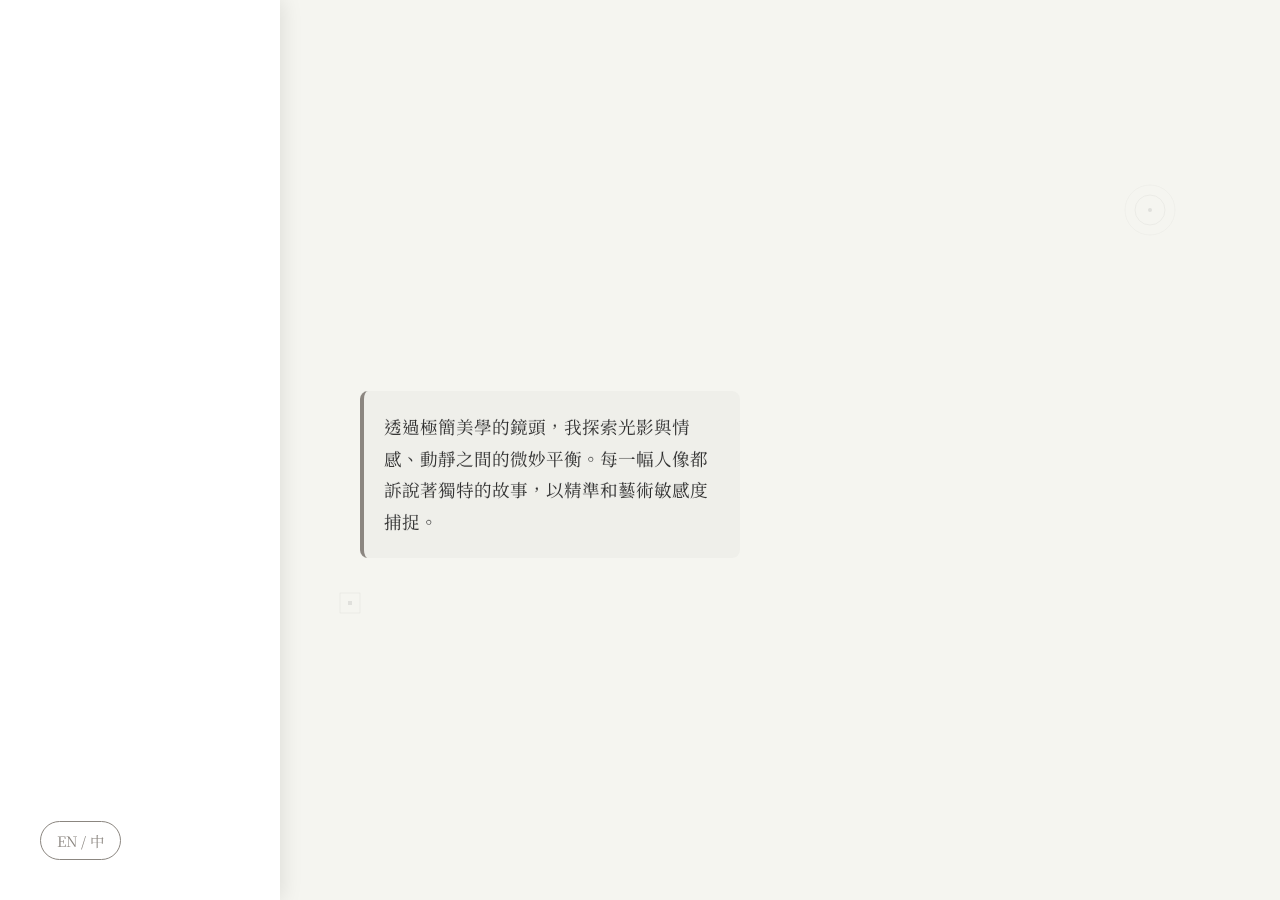
<file: index.html>
<!DOCTYPE html>
<html lang="zh-TW">
<head>
    <meta charset="UTF-8">
    <meta name="viewport" content="width=device-width, initial-scale=1.0">
    <title>UNT Portfolio | 人像攝影作品集</title>
    <link rel="preconnect" href="https://fonts.googleapis.com">
    <link rel="preconnect" href="https://fonts.gstatic.com" crossorigin>
    <link href="https://fonts.googleapis.com/css2?family=Noto+Serif+TC:wght@300;400;500;600&family=Playfair+Display:wght@300;400;500;600&display=swap" rel="stylesheet">
    <link rel="stylesheet" href="assets/css/style.css">
</head>
<body>
    <div class="scroll-indicator"></div>
    
    <button class="menu-toggle" type="button" aria-label="Open menu" aria-controls="sidebar" aria-expanded="false">
        <svg class="icon" viewBox="0 0 24 24" aria-hidden="true" focusable="false">
            <path d="M3 18h18v-2H3v2zm0-5h18v-2H3v2zm0-7v2h18V6H3z"/>
        </svg>
    </button>

    <div class="container">
        <div id="shared-nav"></div>

        <main class="main-content" data-page="index">
            <!-- Floating decorative elements -->
            <div class="floating-element">
                <svg width="60" height="60" viewBox="0 0 60 60" fill="none">
                    <circle cx="30" cy="30" r="2" fill="currentColor"/>
                    <circle cx="30" cy="30" r="15" stroke="currentColor" stroke-width="0.5" fill="none"/>
                    <circle cx="30" cy="30" r="25" stroke="currentColor" stroke-width="0.3" fill="none"/>
                </svg>
            </div>
            <div class="floating-element">
                <svg width="40" height="40" viewBox="0 0 40 40" fill="none">
                    <rect x="18" y="18" width="4" height="4" fill="currentColor"/>
                    <rect x="10" y="10" width="20" height="20" stroke="currentColor" stroke-width="0.5" fill="none"/>
                </svg>
            </div>

            <section id="home" class="hero-section">
                <div class="hero-text">
                    <h1 class="hero-title" data-en="Portrait<br>Photography" data-zh="人像<br>攝影">人像<br>攝影</h1>
                    <p class="hero-subtitle" data-en="Capturing moments, creating memories" data-zh="捕捉瞬間，創造回憶">捕捉瞬間，創造回憶</p>
                    <p class="hero-description" data-en="Through the lens of minimalist aesthetics, I explore the delicate balance between light and shadow, emotion and stillness. Each portrait tells a unique story, captured with precision and artistic sensitivity." data-zh="透過極簡美學的鏡頭，我探索光影與情感、動靜之間的微妙平衡。每一幅人像都訴說著獨特的故事，以精準和藝術敏感度捕捉。">透過極簡美學的鏡頭，我探索光影與情感、動靜之間的微妙平衡。每一幅人像都訴說著獨特的故事，以精準和藝術敏感度捕捉。</p>
                    <a href="gallery.html" class="cta-button" data-en="View Portfolio" data-zh="查看作品集">查看作品集</a>
                </div>
                <div class="hero-image">
                    <div class="image-container">
                        <img src="data:image/svg+xml,%3Csvg xmlns='http://www.w3.org/2000/svg' width='500' height='600' viewBox='0 0 500 600'%3E%3Crect width='500' height='600' fill='%23f5f5f0'/%3E%3Cg transform='translate(50 50)'%3E%3Crect x='0' y='0' width='400' height='500' fill='%23e8e8e0' rx='20'/%3E%3Ccircle cx='200' cy='150' r='60' fill='%23d0d0c8'/%3E%3Crect x='140' y='220' width='120' height='200' fill='%23d8d8d0' rx='10'/%3E%3Ctext x='200' y='480' text-anchor='middle' font-family='serif' font-size='16' fill='%23666'%3EPortrait Study%3C/text%3E%3C/g%3E%3C/svg%3E" alt="Portrait Photography" class="hero-img">
                        <div class="image-overlay">
                            <p data-en="Featured Work" data-zh="精選作品">精選作品</p>
                        </div>
                    </div>
                </div>
            </section>

            
        </main>
    </div>

    <script type="module" src="assets/js/script.js"></script>
    <script>

        // Inject shared navigation
        async function loadSharedNav() {
            const mount = document.getElementById('shared-nav');
            if (!mount) return;
            try {
                const res = await fetch('components/nav.html', { cache: 'no-cache' });
                const html = await res.text();
                mount.innerHTML = html;

                // After injection: mark active item based on current page/hash
                const path = location.pathname.split('/').pop() || 'index.html';
                const hash = location.hash || '#home';
                let selector = '';

                if (path === '' || path === 'index.html') {
                    // On index, decide by hash
                    selector = hash === '' ? 'a[href="index.html#home"]' : `a[href="index.html${hash}"]`;
                } else {
                    selector = `a[href="${path}"]`;
                }

                // If no match (e.g., index without hash), fallback to home
                let active = mount.querySelector(selector);
                if (!active && (path === '' || path === 'index.html')) {
                    active = mount.querySelector('a[href="index.html#home"]');
                }
                if (active) active.classList.add('active');
            } catch (e) {
                console.error('Failed to load shared nav:', e);
            }
        }

        loadSharedNav();

        // Reflect aria-expanded on menu toggle when sidebar state changes
        const menuBtn = document.querySelector('.menu-toggle');
        const observer = new MutationObserver(() => {
            const sidebar = document.getElementById('sidebar');
            if (menuBtn && sidebar) {
                menuBtn.setAttribute('aria-expanded', sidebar.classList.contains('open') ? 'true' : 'false');
                menuBtn.setAttribute('aria-label', sidebar.classList.contains('open') ? 'Close menu' : 'Open menu');
            }
        });
        // Observe class changes on body and later on the injected sidebar
        const startObserving = () => {
            const sidebar = document.getElementById('sidebar');
            if (sidebar) observer.observe(sidebar, { attributes: true, attributeFilter: ['class'] });
        };
        // Sidebar may be injected after fetch, so ensure we start observing afterwards
        startObserving();
        // Also re-run after a short delay to catch async injection
        setTimeout(startObserving, 300);
    </script>
</body>
</html>
</file>
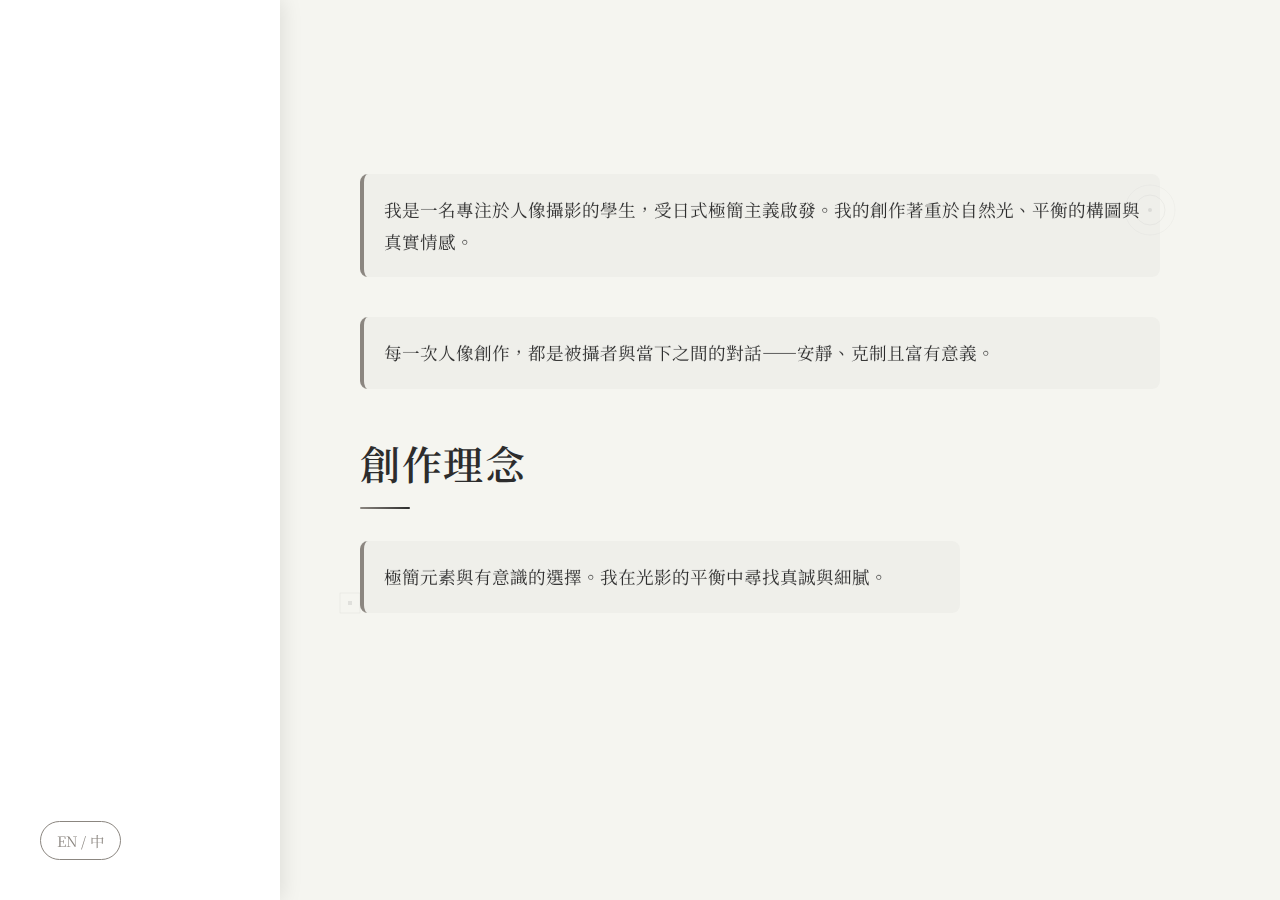
<file: about.html>
<!DOCTYPE html>
<html lang="zh-TW">
<head>
    <meta charset="UTF-8" />
    <meta name="viewport" content="width=device-width, initial-scale=1.0"/>
    <title>UNT Portfolio | 關於</title>
    <link rel="preconnect" href="https://fonts.googleapis.com"/>
    <link rel="preconnect" href="https://fonts.gstatic.com" crossorigin/>
    <link href="https://fonts.googleapis.com/css2?family=Noto+Serif+TC:wght@300;400;500;600&family=Playfair+Display:wght@300;400;500;600&display=swap" rel="stylesheet"/>
    <link rel="stylesheet" href="assets/css/style.css"/>
</head>
<body>
    <div class="scroll-indicator"></div>

    <button class="menu-toggle" type="button" aria-label="Open menu" aria-controls="sidebar" aria-expanded="false">
        <svg class="icon" viewBox="0 0 24 24" aria-hidden="true" focusable="false">
            <path d="M3 18h18v-2H3v2zm0-5h18v-2H3v2zm0-7v2h18V6H3z"/>
        </svg>
    </button>

    <div class="container">
        <div id="shared-nav"></div>

        <main class="main-content" data-page="about">
            <!-- Floating decorative elements -->
            <div class="floating-element">
                <svg width="60" height="60" viewBox="0 0 60 60" fill="none">
                    <circle cx="30" cy="30" r="2" fill="currentColor"/>
                    <circle cx="30" cy="30" r="15" stroke="currentColor" stroke-width="0.5" fill="none"/>
                    <circle cx="30" cy="30" r="25" stroke="currentColor" stroke-width="0.3" fill="none"/>
                </svg>
            </div>
            <div class="floating-element">
                <svg width="40" height="40" viewBox="0 0 40 40" fill="none">
                    <rect x="18" y="18" width="4" height="4" fill="currentColor"/>
                    <rect x="10" y="10" width="20" height="20" stroke="currentColor" stroke-width="0.5" fill="none"/>
                </svg>
            </div>

            <section class="info-section" style="display:block; padding-top:20px;">
                <h1 class="hero-title" data-en="About Me" data-zh="關於我">關於我</h1>
                <div class="section-text">
                    <p class="hero-description" data-en="I am a photography student focusing on portraiture, inspired by Japanese minimalism. My approach emphasizes natural light, balanced composition, and authentic emotion." data-zh="我是一名專注於人像攝影的學生，受日式極簡主義啟發。我的創作著重於自然光、平衡的構圖與真實情感。">我是一名專注於人像攝影的學生，受日式極簡主義啟發。我的創作著重於自然光、平衡的構圖與真實情感。</p>
                    <p class="hero-description" data-en="Every portrait is a dialogue between the subject and the moment—quiet, deliberate, and meaningful." data-zh="每一次人像創作，都是被攝者與當下之間的對話——安靜、克制且富有意義。">每一次人像創作，都是被攝者與當下之間的對話——安靜、克制且富有意義。</p>
                </div>

                <div class="section-text section-text--narrow" style="margin-top:30px;">
                    <h2 class="section-heading" data-en="Philosophy" data-zh="創作理念">創作理念</h2>
                    <p class="hero-description" data-en="Minimal elements, intentional choices. I look for balance in light and shadow to bring out sincerity and subtlety." data-zh="極簡元素與有意識的選擇。我在光影的平衡中尋找真誠與細膩。">極簡元素與有意識的選擇。我在光影的平衡中尋找真誠與細膩。</p>
                </div>
            </section>
        </main>
    </div>

    <script type="module" src="assets/js/script.js"></script>
    <script>

        // Inject shared navigation
        async function loadSharedNav() {
            const mount = document.getElementById('shared-nav');
            if (!mount) return;
            try {
                const res = await fetch('components/nav.html', { cache: 'no-cache' });
                const html = await res.text();
                mount.innerHTML = html;

                // Mark active link for this page
                const active = mount.querySelector('a[href="about.html"]');
                if (active) active.classList.add('active');
            } catch (e) {
                console.error('Failed to load shared nav:', e);
            }
        }

        loadSharedNav();

        // Reflect aria-expanded on menu toggle when sidebar state changes
        const menuBtn = document.querySelector('.menu-toggle');
        const observer = new MutationObserver(() => {
            const sidebar = document.getElementById('sidebar');
            if (menuBtn && sidebar) {
                menuBtn.setAttribute('aria-expanded', sidebar.classList.contains('open') ? 'true' : 'false');
                menuBtn.setAttribute('aria-label', sidebar.classList.contains('open') ? 'Close menu' : 'Open menu');
            }
        });
        const startObserving = () => {
            const sidebar = document.getElementById('sidebar');
            if (sidebar) observer.observe(sidebar, { attributes: true, attributeFilter: ['class'] });
        };
        startObserving();
        setTimeout(startObserving, 300);
    </script>
</body>
</html>
</file>
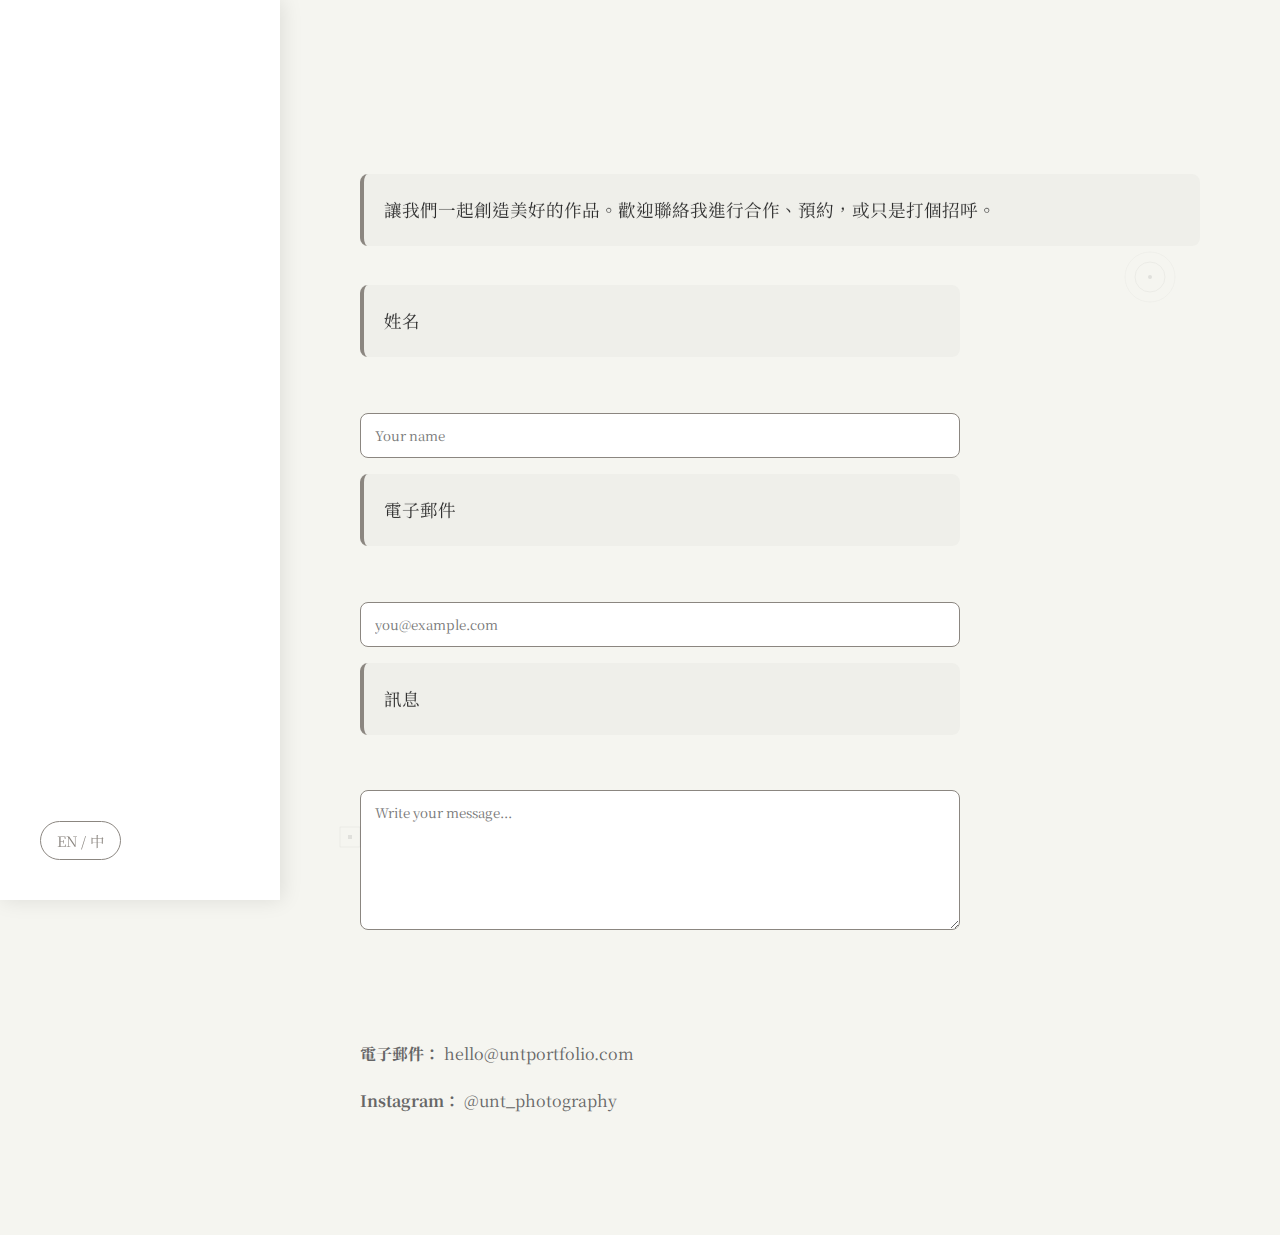
<file: contact.html>
<!DOCTYPE html>
<html lang="zh-TW">
<head>
    <meta charset="UTF-8" />
    <meta name="viewport" content="width=device-width, initial-scale=1.0"/>
    <title>UNT Portfolio | 聯絡</title>
    <link rel="preconnect" href="https://fonts.googleapis.com"/>
    <link rel="preconnect" href="https://fonts.gstatic.com" crossorigin/>
    <link href="https://fonts.googleapis.com/css2?family=Noto+Serif+TC:wght@300;400;500;600&family=Playfair+Display:wght@300;400;500;600&display=swap" rel="stylesheet"/>
    <link rel="stylesheet" href="assets/css/style.css"/>
</head>
<body>
    <div class="scroll-indicator"></div>

    <button class="menu-toggle" type="button" aria-label="Open menu" aria-controls="sidebar" aria-expanded="false">
        <svg class="icon" viewBox="0 0 24 24" aria-hidden="true" focusable="false">
            <path d="M3 18h18v-2H3v2zm0-5h18v-2H3v2zm0-7v2h18V6H3z"/>
        </svg>
    </button>

    <div class="container">
        <div id="shared-nav"></div>

        <main class="main-content" data-page="contact">
            <!-- Floating decorative elements -->
            <div class="floating-element">
                <svg width="60" height="60" viewBox="0 0 60 60" fill="none">
                    <circle cx="30" cy="30" r="2" fill="currentColor"/>
                    <circle cx="30" cy="30" r="15" stroke="currentColor" stroke-width="0.5" fill="none"/>
                    <circle cx="30" cy="30" r="25" stroke="currentColor" stroke-width="0.3" fill="none"/>
                </svg>
            </div>
            <div class="floating-element">
                <svg width="40" height="40" viewBox="0 0 40 40" fill="none">
                    <rect x="18" y="18" width="4" height="4" fill="currentColor"/>
                    <rect x="10" y="10" width="20" height="20" stroke="currentColor" stroke-width="0.5" fill="none"/>
                </svg>
            </div>

            <section class="info-section" style="display:block; padding-top:20px;">
                <h1 class="hero-title" data-en="Contact" data-zh="聯絡方式">聯絡方式</h1>
                <p class="hero-description" data-en="Let's create something beautiful together. Reach out for collaborations, bookings, or just to say hello." data-zh="讓我們一起創造美好的作品。歡迎聯絡我進行合作、預約，或只是打個招呼。">讓我們一起創造美好的作品。歡迎聯絡我進行合作、預約，或只是打個招呼。</p>

                <div class="section-text section-text--narrow" style="margin-top:30px;">
                    <form id="contact-form" style="display:grid; gap:16px;">
                        <label class="hero-description" for="name" data-en="Name" data-zh="姓名">姓名</label>
                        <input id="name" name="name" type="text" placeholder="Your name" style="padding:12px 14px; border:1px solid var(--accent-color); border-radius:8px; background:#fff; font-family:inherit;"/>

                        <label class="hero-description" for="email" data-en="Email" data-zh="電子郵件">電子郵件</label>
                        <input id="email" name="email" type="email" placeholder="you@example.com" style="padding:12px 14px; border:1px solid var(--accent-color); border-radius:8px; background:#fff; font-family:inherit;"/>

                        <label class="hero-description" for="message" data-en="Message" data-zh="訊息">訊息</label>
                        <textarea id="message" name="message" rows="6" placeholder="Write your message..." style="padding:12px 14px; border:1px solid var(--accent-color); border-radius:8px; background:#fff; font-family:inherit; resize:vertical;"></textarea>

                        <button type="submit" class="cta-button" style="width:max-content;" data-en="Send" data-zh="送出">送出</button>
                        <p id="form-status" class="hero-description" style="margin-top:8px; display:none;"></p>
                    </form>

                    <div class="contact-info" style="margin-top:30px;">
                        <p class="contact-detail">
                            <strong data-en="Email:" data-zh="電子郵件：">電子郵件：</strong>
                            <span data-en="hello@untportfolio.com" data-zh="hello@untportfolio.com">hello@untportfolio.com</span>
                        </p>
                        <p class="contact-detail">
                            <strong data-en="Instagram:" data-zh="Instagram：">Instagram：</strong>
                            <span data-en="@unt_photography" data-zh="@unt_photography">@unt_photography</span>
                        </p>
                    </div>
                </div>
            </section>
        </main>
    </div>

    <script type="module" src="assets/js/script.js"></script>
    <script>

        // Inject shared navigation
        async function loadSharedNav() {
            const mount = document.getElementById('shared-nav');
            if (!mount) return;
            try {
                const res = await fetch('components/nav.html', { cache: 'no-cache' });
                const html = await res.text();
                mount.innerHTML = html;

                // Mark active link for this page
                const active = mount.querySelector('a[href="contact.html"]');
                if (active) active.classList.add('active');
            } catch (e) {
                console.error('Failed to load shared nav:', e);
            }
        }

        loadSharedNav();

        // Reflect aria-expanded on menu toggle when sidebar state changes
        const menuBtn = document.querySelector('.menu-toggle');
        const observer = new MutationObserver(() => {
            const sidebar = document.getElementById('sidebar');
            if (menuBtn && sidebar) {
                menuBtn.setAttribute('aria-expanded', sidebar.classList.contains('open') ? 'true' : 'false');
                menuBtn.setAttribute('aria-label', sidebar.classList.contains('open') ? 'Close menu' : 'Open menu');
            }
        });
        const startObserving = () => {
            const sidebar = document.getElementById('sidebar');
            if (sidebar) observer.observe(sidebar, { attributes: true, attributeFilter: ['class'] });
        };
        startObserving();
        setTimeout(startObserving, 300);

        // Lightweight client-side validation and UX only (no backend submission)
        const form = document.getElementById('contact-form');
        const status = document.getElementById('form-status');

        function validateEmail(v){
            return /^[^\s@]+@[^\s@]+\.[^\s@]+$/.test(v);
        }

        if (form) {
            form.addEventListener('submit', (e) => {
                e.preventDefault();
                const name = (document.getElementById('name') || {}).value?.trim();
                const email = (document.getElementById('email') || {}).value?.trim();
                const message = (document.getElementById('message') || {}).value?.trim();

                if (!name || !email || !message) {
                    status.style.display = 'block';
                    status.style.color = '#b00020';
                    status.textContent = document.documentElement.lang === 'en' ? 
                        'Please fill in all fields.' : '請完整填寫所有欄位。';
                    return;
                }

                if (!validateEmail(email)) {
                    status.style.display = 'block';
                    status.style.color = '#b00020';
                    status.textContent = document.documentElement.lang === 'en' ? 
                        'Please enter a valid email.' : '請輸入有效的電子郵件。';
                    return;
                }

                status.style.display = 'block';
                status.style.color = 'green';
                status.textContent = document.documentElement.lang === 'en' ? 
                    'Message prepared. No backend configured.' : '訊息已準備。尚未設定後端寄送功能。';

                form.reset();
            });
        }
    </script>
</body>
</html>
</file>
<file: assets/css/style.css>
* {
    margin: 0;
    padding: 0;
    box-sizing: border-box;
}

:root {
    --primary-color: #2c2c2c;
    --secondary-color: #f5f5f0;
    --accent-color: #8b8680;
    --text-light: #666;
    --white: #ffffff;
    --shadow: rgba(0, 0, 0, 0.1);

    /* Motion system */
    --ease-standard: cubic-bezier(0.22, 1, 0.36, 1); /* out-expo-like */
    --ease-emphasized: cubic-bezier(0.16, 1, 0.3, 1);
    --ease-decelerate: cubic-bezier(0, 0, 0.2, 1);
    --ease-accelerate: cubic-bezier(0.4, 0, 1, 1);
    --duration-quick: 180ms;
    --duration-standard: 320ms;
    --duration-slow: 560ms;

    /* Responsive container widths */
    --container-max: 1200px;
    --container-pad: 24px;

    /* Type scale (mobile-first) */
    --fs-hero: clamp(1.75rem, 6vw, 3.5rem);
    --fs-h2: clamp(1.5rem, 4.5vw, 2.5rem);
    --fs-body: clamp(0.95rem, 2.6vw, 1rem);
}

body {
    font-family: 'Noto Serif TC', 'Playfair Display', serif;
    background-color: var(--secondary-color);
    color: var(--primary-color);
    overflow-x: hidden;
    line-height: 1.7;
    -webkit-text-size-adjust: 100%;
    text-rendering: optimizeLegibility;
}

.container {
    display: flex;
    min-height: 100vh;
    width: 100%;
}

/* Sidebar Navigation */
.sidebar {
    width: 280px;
    background-color: var(--white);
    padding: 60px 40px;
    position: sticky; /* keep it anchored instead of floating over content on desktop */
    top: 0;
    align-self: flex-start;
    height: 100vh;
    box-shadow: 2px 0 20px var(--shadow);
    z-index: 1; /* lower than overlays to avoid odd stacking over content */
    will-change: transform;
    transition: transform var(--duration-standard) var(--ease-emphasized);
}

.logo {
    font-size: 2.5rem;
    font-weight: 300;
    letter-spacing: 8px;
    margin-bottom: 80px;
    color: var(--primary-color);
    opacity: 0;
    animation: fadeInUp 700ms var(--ease-decelerate) 0.2s forwards;
}

.nav-menu {
    list-style: none;
}

.nav-item {
    margin-bottom: 40px;
    opacity: 0;
    animation: fadeInLeft 700ms var(--ease-decelerate) forwards;
}

.nav-item:nth-child(1) {
    animation-delay: 0.4s;
}

.nav-item:nth-child(2) {
    animation-delay: 0.6s;
}

.nav-item:nth-child(3) {
    animation-delay: 0.8s;
}

.nav-item:nth-child(4) {
    animation-delay: 1s;
}

.nav-link {
    text-decoration: none;
    color: var(--text-light);
    font-size: 1.1rem;
    font-weight: 400;
    position: relative;
    display: block;
    padding: 10px 0;
    will-change: transform, color;
    transition: color var(--duration-quick) var(--ease-standard), transform var(--duration-quick) var(--ease-standard);
}

.nav-link:hover,
.nav-link.active {
    color: var(--primary-color);
    transform: translateX(10px);
}

.nav-link::after {
    content: '';
    position: absolute;
    bottom: 5px;
    left: 0;
    width: 0;
    height: 1px;
    background-color: var(--primary-color);
    transition: width 0.3s ease;
}

.nav-link:hover::after,
.nav-link.active::after {
    width: 30px;
}

.language-toggle {
    position: absolute;
    bottom: 40px;
    left: 40px;
    background: none;
    border: 1px solid var(--accent-color);
    padding: 8px 16px;
    border-radius: 20px;
    cursor: pointer;
    font-family: inherit;
    font-size: 0.9rem;
    color: var(--accent-color);
    transition: all 0.3s ease;
}

.language-toggle:hover {
    background-color: var(--accent-color);
    color: var(--white);
}

/* Main Content */
.main-content {
    flex: 1;
    padding: 60px 80px;
    position: relative;
}

@media (max-width: 1200px) {
    .main-content {
        padding: 48px 48px;
    }
}

.hero-section {
    display: flex;
    align-items: center;
    justify-content: center;
    min-height: 80vh;
    gap: 80px;
}

.hero-text {
    flex: 1;
    max-width: 400px;
}

.hero-title {
    font-size: var(--fs-hero);
    font-weight: 600;
    line-height: 1.1;
    margin-bottom: 32px;
    letter-spacing: 1px;
    opacity: 0;
    animation: fadeInUp 1s ease 1.2s forwards;
    background: linear-gradient(135deg, var(--primary-color) 0%, var(--accent-color) 100%);
    -webkit-background-clip: text;
    -webkit-text-fill-color: transparent;
    background-clip: text;
    position: relative;
    text-transform: uppercase;
}

.hero-title::after {
    content: '';
    position: absolute;
    bottom: -8px;
    left: 0;
    width: 60px;
    height: 3px;
    background: linear-gradient(90deg, var(--accent-color), var(--primary-color));
    border-radius: 2px;
}

.hero-subtitle {
    font-size: 1.2rem;
    color: var(--primary-color);
    margin-bottom: 32px;
    opacity: 0;
    animation: fadeInUp 800ms var(--ease-decelerate) 1.4s forwards;
    font-weight: 500;
    letter-spacing: 0.5px;
    position: relative;
    padding-left: 20px;
}

.hero-subtitle::before {
    content: '';
    position: absolute;
    left: 0;
    top: 50%;
    transform: translateY(-50%);
    width: 12px;
    height: 12px;
    background: var(--accent-color);
    border-radius: 50%;
}

.hero-description {
    font-size: 1.1rem;
    line-height: 1.8;
    color: var(--primary-color);
    margin-bottom: 40px;
    opacity: 0;
    animation: fadeInUp 800ms var(--ease-decelerate) 1.6s forwards;
    font-weight: 400;
    border-left: 3px solid var(--accent-color);
    padding-left: 20px;
    background: rgba(139, 134, 128, 0.05);
    padding: 20px;
    border-radius: 8px;
    border-left: 4px solid var(--accent-color);
}

.cta-button {
    display: inline-block;
    padding: 18px 45px;
    background: linear-gradient(135deg, var(--accent-color) 0%, var(--primary-color) 100%);
    color: var(--white);
    text-decoration: none;
    border-radius: 35px;
    font-weight: 600;
    font-size: 1.05rem;
    letter-spacing: 0.5px;
    text-transform: uppercase;
    opacity: 0;
    animation: fadeInUp 800ms var(--ease-decelerate) 1.8s forwards;
    position: relative;
    overflow: hidden;
    will-change: transform, background, box-shadow;
    transition: transform var(--duration-quick) var(--ease-emphasized), background var(--duration-quick) var(--ease-standard), box-shadow var(--duration-quick) var(--ease-standard);
    box-shadow: 0 8px 25px rgba(139, 134, 128, 0.3);
}

.cta-button::before {
    content: '';
    position: absolute;
    top: 0;
    left: -100%;
    width: 100%;
    height: 100%;
    background: linear-gradient(90deg, transparent, rgba(255, 255, 255, 0.2), transparent);
    transition: left var(--duration-slow) var(--ease-emphasized);
    will-change: left;
}

.cta-button:hover::before {
    left: 100%;
}

.cta-button:hover {
    background: linear-gradient(135deg, var(--primary-color) 0%, var(--accent-color) 100%);
    transform: translateY(-3px);
    box-shadow: 0 15px 40px rgba(44, 44, 44, 0.4);
}

.hero-image {
    flex: 1;
    max-width: 520px;
    position: relative;
}

.image-container {
    position: relative;
    border-radius: 20px;
    overflow: hidden;
    box-shadow: 0 20px 60px var(--shadow);
    opacity: 0;
    animation: fadeInRight 900ms var(--ease-decelerate) 1s forwards;
    will-change: transform, opacity;
}

.hero-img {
    width: 100%;
    height: auto;
    display: block;
    will-change: transform;
    transition: transform var(--duration-slow) var(--ease-emphasized);
}

.image-container:hover .hero-img {
    transform: scale(1.05);
}

.image-overlay {
    position: absolute;
    bottom: 0;
    left: 0;
    right: 0;
    background: linear-gradient(transparent, rgba(0, 0, 0, 0.7));
    color: var(--white);
    padding: 30px;
    transform: translateY(100%);
    will-change: transform;
    transition: transform var(--duration-standard) var(--ease-standard);
}

.image-container:hover .image-overlay {
    transform: translateY(0);
}

/* Default pre-in-view state for IO targets to ensure smooth enter */
.hero-description,
.gallery-item {
    opacity: 0;
    transform: translate3d(0, 16px, 0);
    will-change: transform, opacity;
}

/* Gallery Grid */
#gallery {
    display: none;
}

.gallery-grid {
    display: grid;
    grid-template-columns: 1fr; /* mobile-first */
    gap: 20px;
    margin-top: 32px;
    opacity: 0;
    animation: fadeIn 800ms var(--ease-decelerate) 2s forwards;
    border-radius: 12px;
}

/* Desktop: 3x3 grid */
@media (min-width: 1025px) {
    .gallery-grid {
        grid-template-columns: repeat(3, 1fr);
        gap: 24px;
    }
}

/* Enhanced emphasis styles */
.logo {
    font-size: 2.8rem;
    font-weight: 400;
    letter-spacing: 10px;
    margin-bottom: 80px;
    color: var(--primary-color);
    opacity: 0;
    animation: fadeInUp 700ms var(--ease-decelerate) 0.2s forwards;
    position: relative;
}

.logo::after {
    content: '';
    position: absolute;
    bottom: -10px;
    left: 50%;
    transform: translateX(-50%);
    width: 40px;
    height: 2px;
    background: var(--accent-color);
    border-radius: 1px;
}

/* Enhanced navigation emphasis */
.nav-link {
    text-decoration: none;
    color: var(--text-light);
    font-size: 1.15rem;
    font-weight: 500;
    position: relative;
    display: block;
    padding: 12px 0;
    will-change: transform, color;
    transition: color var(--duration-quick) var(--ease-standard), transform var(--duration-quick) var(--ease-standard);
    letter-spacing: 0.5px;
}

/* Enhanced image overlay */
.image-overlay {
    position: absolute;
    bottom: 0;
    left: 0;
    right: 0;
    background: linear-gradient(transparent, rgba(0, 0, 0, 0.8));
    color: var(--white);
    padding: 30px;
    transform: translateY(100%);
    will-change: transform;
    transition: transform var(--duration-standard) var(--ease-standard);
    font-weight: 500;
    font-size: 1.1rem;
    letter-spacing: 0.5px;
}

/* Enhanced gallery items */
.gallery-item {
    border-radius: 15px;
    overflow: hidden;
    box-shadow: 0 10px 30px var(--shadow);
    cursor: pointer;
    will-change: transform;
    transition: transform var(--duration-standard) var(--ease-emphasized), box-shadow var(--duration-standard) var(--ease-emphasized);
    position: relative;
}

.gallery-item::before {
    content: '';
    position: absolute;
    top: 0;
    left: 0;
    right: 0;
    bottom: 0;
    background: linear-gradient(135deg, rgba(139, 134, 128, 0.1) 0%, rgba(44, 44, 44, 0.1) 100%);
    opacity: 0;
    transition: opacity var(--duration-standard) var(--ease-standard);
    z-index: 1;
    pointer-events: none;
}

.gallery-item:hover::before {
    opacity: 1;
}

.gallery-item:hover {
    transform: translateY(-12px);
    box-shadow: 0 20px 50px rgba(0, 0, 0, 0.2);
}


.gallery-img {
    width: 100%;
    height: clamp(200px, 38vw, 250px);
    object-fit: cover;
    will-change: transform;
    transition: transform var(--duration-standard) var(--ease-emphasized);
}

.gallery-item:hover .gallery-img {
    transform: scale(1.1);
}

/* Additional Sections */
.info-section {
    display: none;
    padding: 60px 0;
}

/* Visibility state hooks for JS-controlled sections */
.is-hidden {
    display: none !important;
}

.is-visible {
    display: block;
}

/* Enter animation for elements when scrolled into view */
.in-view {
    /* rely on existing transitions/animations where applicable */
    transition: transform var(--duration-standard) var(--ease-decelerate), opacity var(--duration-standard) var(--ease-decelerate);
    transform: translate3d(0, 0, 0) !important;
    opacity: 1 !important;
}

.section-heading {
    font-size: var(--fs-h2);
    margin-bottom: 32px;
    font-weight: 600;
    color: var(--primary-color);
    position: relative;
    padding-bottom: 12px;
    text-transform: uppercase;
    letter-spacing: 1.5px;
}

.section-heading::after {
    content: '';
    position: absolute;
    bottom: 0;
    left: 0;
    width: 50px;
    height: 2px;
    background: linear-gradient(90deg, var(--accent-color), var(--primary-color));
    border-radius: 1px;
}

.section-text {
    max-width: 800px;
}

.section-text--narrow {
    max-width: 600px;
}

.contact-info {
    margin-top: 40px;
}

.contact-detail {
    color: var(--text-light);
    margin-bottom: 20px;
}

.contact-detail:last-child {
    margin-bottom: 0;
}

/* Floating Elements */
.floating-element {
    position: absolute;
    opacity: 0.1;
    pointer-events: none;
    animation: float 8s var(--ease-in-out, ease-in-out) infinite;
    will-change: transform;
}

.floating-element:nth-child(1) {
    top: 20%;
    right: 10%;
    animation-delay: 0s;
}

.floating-element:nth-child(2) {
    bottom: 30%;
    left: 5%;
    animation-delay: 2s;
}

/* Breakpoints:
   - 600px (small tablets)
   - 768px (tablets)
   - 992px (landscape/large tablets)
   - 1200px (desktops)
*/

/* <= 1200px down-shift handled above for padding */

/* <= 1024px (between 992 and 1200 - keep existing behavior) */
@media (max-width: 1024px) {
    /* On small screens, sidebar becomes an off-canvas drawer over content */
    .sidebar {
        position: fixed;
        top: 0;
        left: 0;
        transform: translateX(-100%);
        z-index: 1000; /* above content when opened on mobile */
    }

    .sidebar.open {
        transform: translateX(0);
    }

    .main-content {
        margin-left: 0;
        padding: 40px;
    }

    .hero-section {
        flex-direction: column;
        gap: 40px;
        text-align: center;
    }

    .hero-title {
        font-size: clamp(1.75rem, 5.5vw, 2.5rem);
    }

    .menu-toggle {
        display: block;
        position: fixed;
        top: 16px;
        left: 16px;
        z-index: 1001;
        background: var(--white);
        border: 1px solid rgba(0,0,0,0.06);
        padding: 12px;
        border-radius: 999px;
        box-shadow: 0 5px 15px var(--shadow);
        cursor: pointer;
        min-width: 44px; /* tap target */
        min-height: 44px;
    }

    .section-text {
        max-width: 100%;
    }

    .section-text--narrow {
        max-width: 100%;
    }
}

@media (max-width: 992px) {
    .main-content {
        padding: 32px;
    }

    .hero-section {
        gap: 32px;
    }

    .gallery-grid {
        grid-template-columns: repeat(2, 1fr);
        gap: 24px;
        margin-top: 28px;
    }
}

/* <= 768px */
@media (max-width: 768px) {
    .main-content {
        padding: 24px var(--container-pad);
    }

    .hero-section {
        flex-direction: column;
        gap: 28px;
        text-align: center;
    }

    .hero-text {
        max-width: 100%;
    }

    .cta-button {
        padding: 14px 28px;
        font-size: 0.95rem;
    }

    .language-toggle {
        left: 24px;
        bottom: 24px;
    }
}

/* <= 600px */
@media (max-width: 600px) {
    .main-content {
        padding: 20px var(--container-pad);
    }

    .hero-description {
        margin-bottom: 28px;
    }

    .image-overlay {
        padding: 20px;
    }
}

/* Animations */
@media (prefers-reduced-motion: reduce) {
    * {
        animation: none !important;
        transition: none !important;
        scroll-behavior: auto !important;
    }
}
@keyframes fadeInUp {
    from {
        opacity: 0;
        transform: translate3d(0, 24px, 0);
        filter: blur(2px);
    }

    to {
        opacity: 1;
        transform: translate3d(0, 0, 0);
        filter: blur(0);
    }
}

@keyframes fadeInLeft {
    from {
        opacity: 0;
        transform: translate3d(-24px, 0, 0);
        filter: blur(2px);
    }

    to {
        opacity: 1;
        transform: translate3d(0, 0, 0);
        filter: blur(0);
    }
}

@keyframes fadeInRight {
    from {
        opacity: 0;
        transform: translate3d(24px, 0, 0);
        filter: blur(2px);
    }

    to {
        opacity: 1;
        transform: translate3d(0, 0, 0);
        filter: blur(0);
    }
}

@keyframes fadeIn {
    from {
        opacity: 0;
    }

    to {
        opacity: 1;
    }
}

@keyframes float {
    0%,
    100% {
        transform: translate3d(0, 0, 0) rotate(0deg);
    }

    50% {
        transform: translate3d(0, -16px, 0) rotate(180deg);
    }
}

/* SVG Icons */
.icon {
    width: 20px;
    height: 20px;
    fill: currentColor;
}

/* Menu Toggle for Mobile */
.menu-toggle {
    display: none;
}

/* Show menu toggle on mobile */
@media (max-width: 1024px) {
    .menu-toggle {
        display: block;
        position: fixed;
        top: 16px;
        left: 16px;
        z-index: 1001;
        background: var(--white);
        border: 1px solid rgba(0,0,0,0.06);
        padding: 12px;
        border-radius: 999px;
        box-shadow: 0 5px 15px var(--shadow);
        cursor: pointer;
        min-width: 44px; /* tap target */
        min-height: 44px;
    }
}

/* Scroll Indicator */
.scroll-indicator {
    position: fixed;
    top: 0;
    left: 0;
    width: 100%;
    height: 3px;
    background: linear-gradient(90deg, var(--accent-color), var(--primary-color));
    transform-origin: left;
    transform: scaleX(0);
    z-index: 1002;
    will-change: transform;
    transition: transform var(--duration-quick) var(--ease-accelerate);
}
</file>
